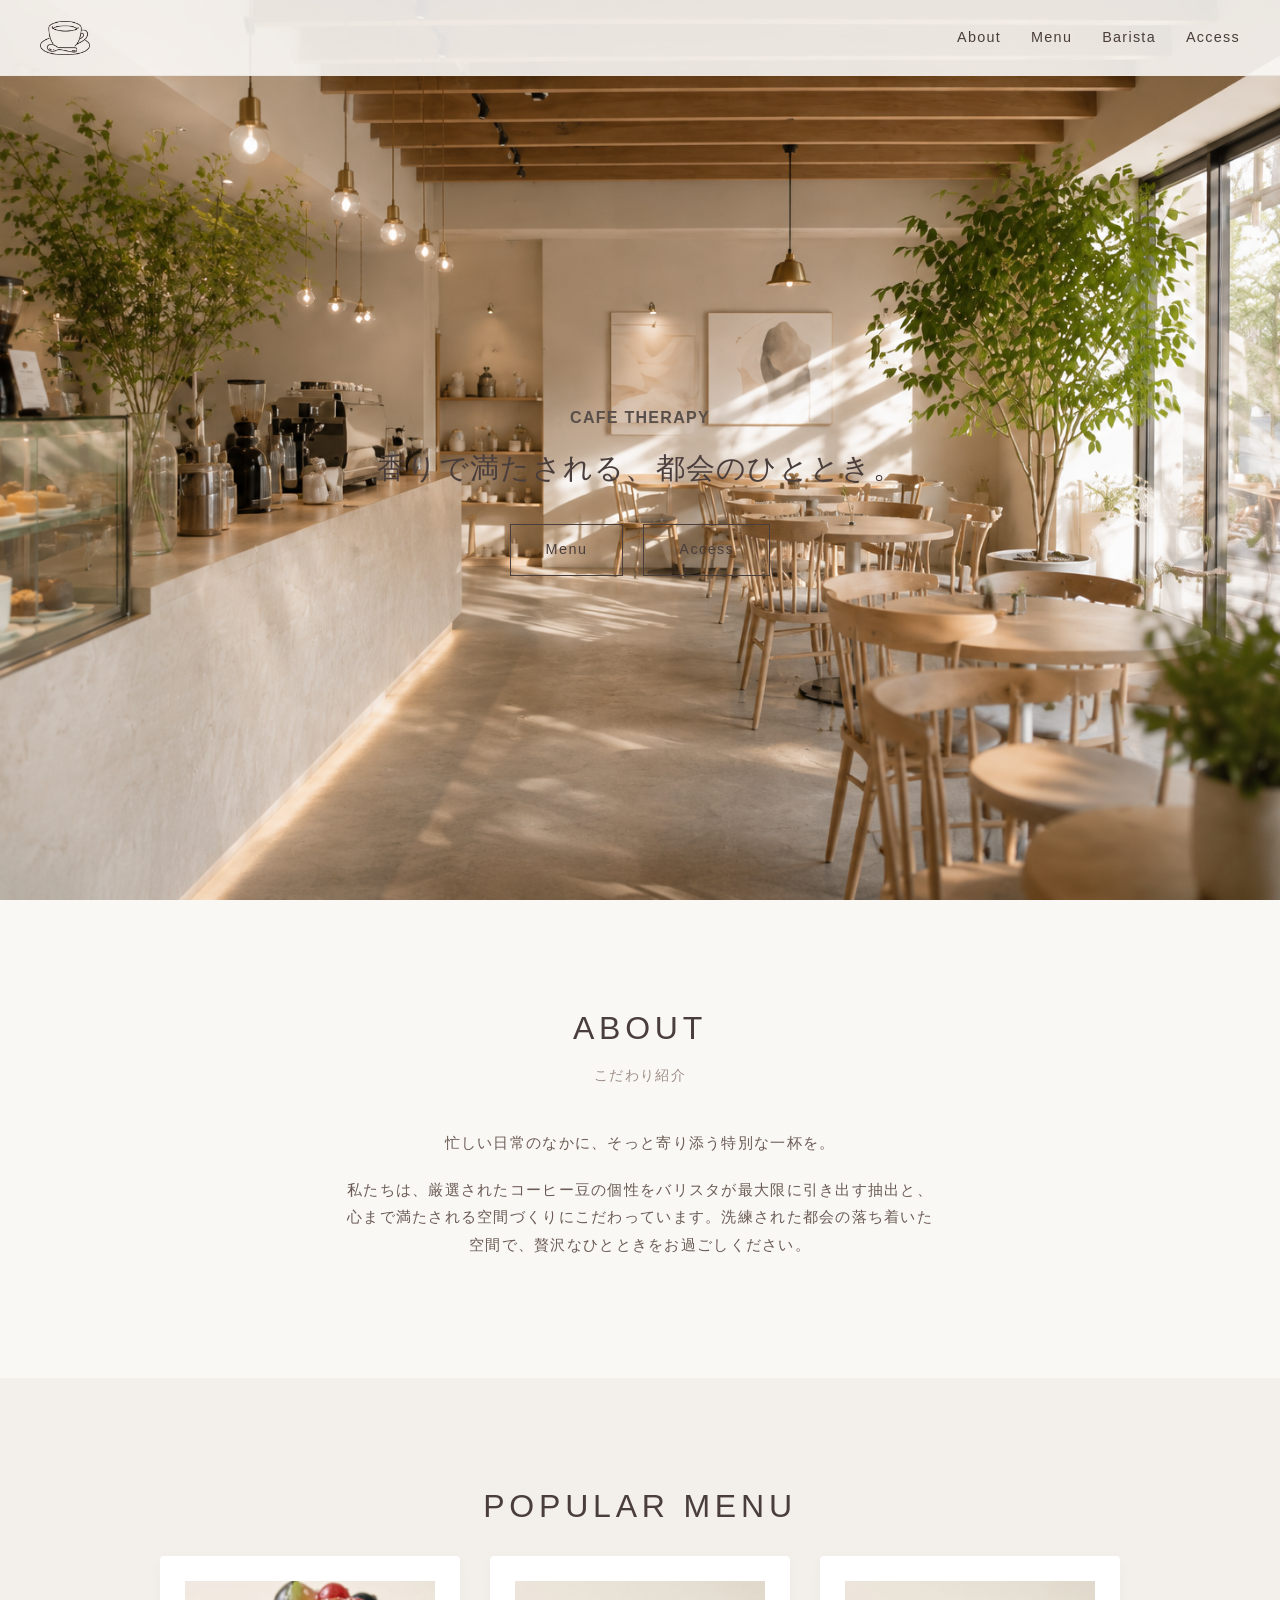
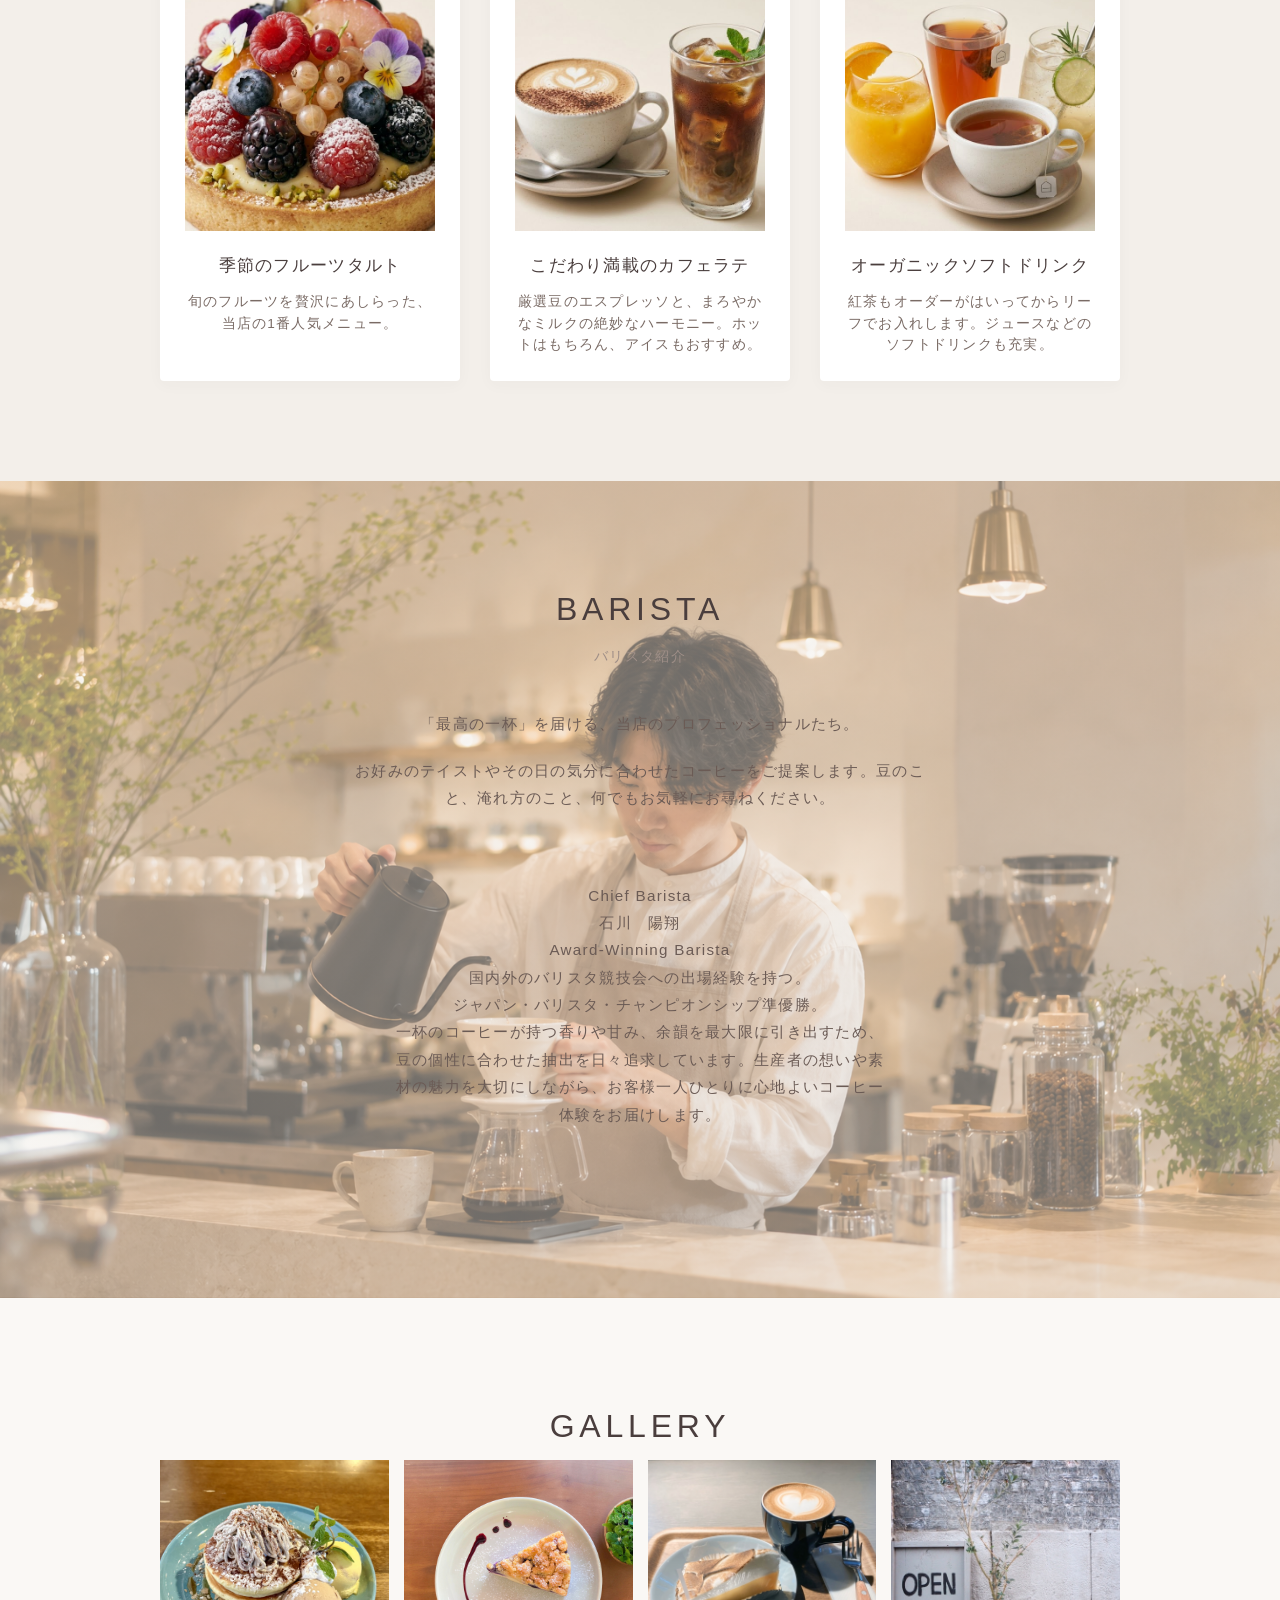
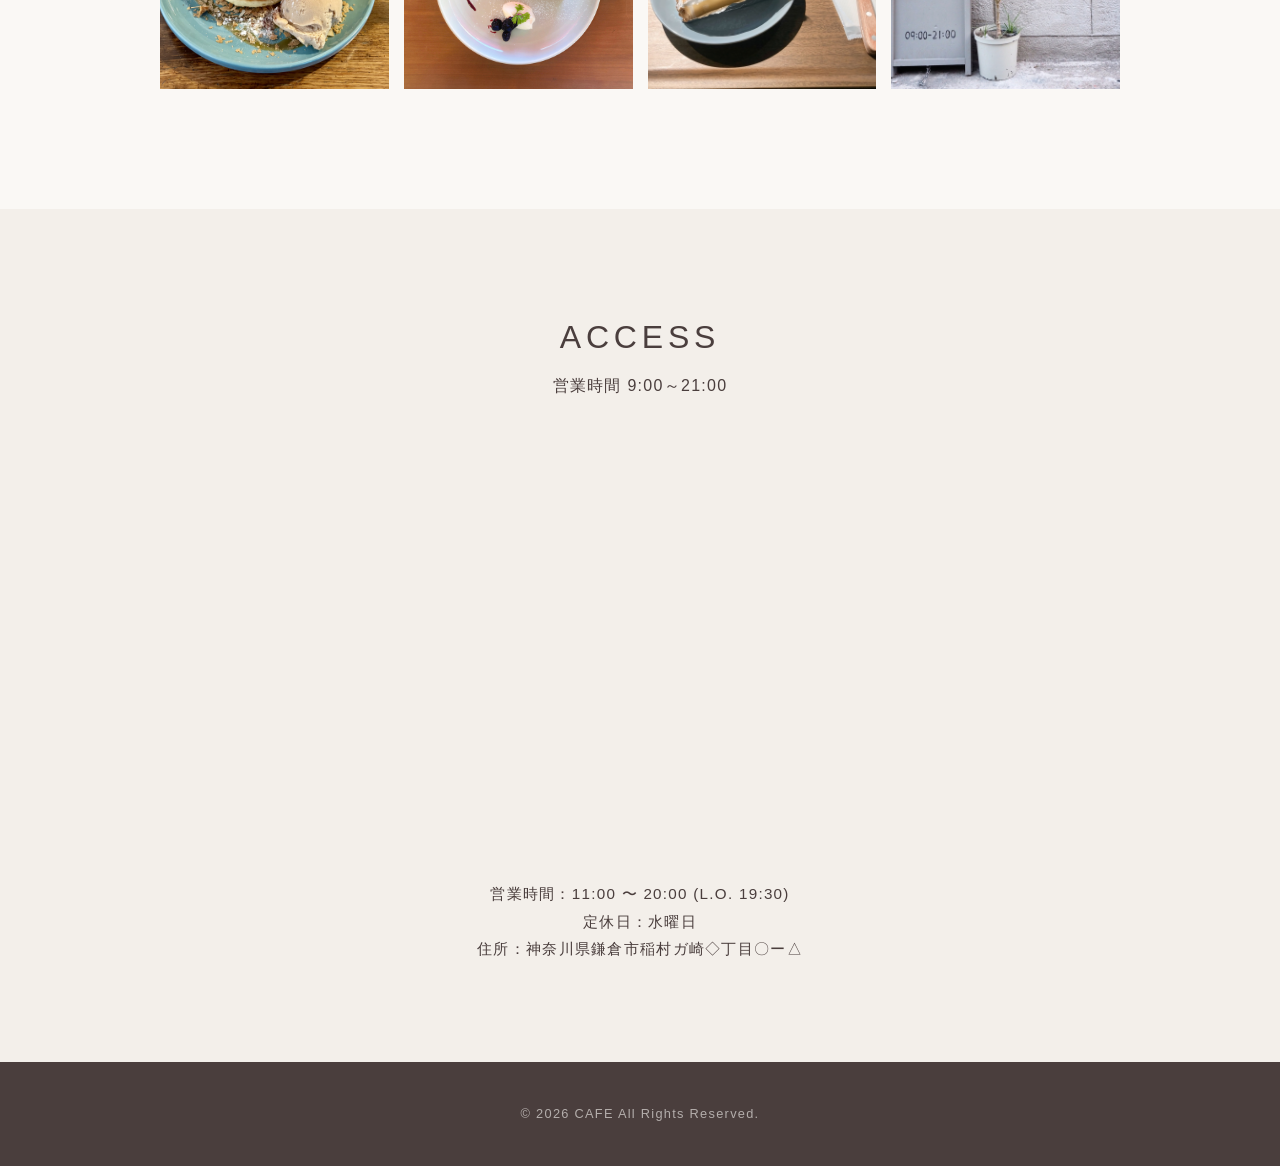
<file: index.html>
<!DOCTYPE html>
<html lang="ja">
<head>
    <meta charset="UTF-8">
    <meta name="viewport" content="width=device-width, initial-scale=1.0">
    <title>CAFE - 香りで満たされる、都会のひととき。</title>
    <link rel="stylesheet" href="style.css"> 
</head>
<body>


    <header class="header">
        <div class="header-logo">
            <a href="#"><img src="logo.png" alt="" width="50"></a>
        </div>
        <nav class="header-nav">
            <ul>
                <li><a href="#about">About</a></li>
                <li><a href="#menu">Menu</a></li>
                <li><a href="#barista">Barista</a></li>
                <li><a href="#access">Access</a></li>
            </ul>
        </nav>
    </header>

    <main>
        
        <section class="hero">
            <div class="hero-content">
                <h1 class="hero-title">Cafe therapy</h1>
                <p class="hero-catchphrase">香りで満たされる、都会のひととき。</p>
                <div class="hero-buttons">
                    <a href="#menu" class="btn">Menu</a>
                    <a href="#access" class="btn">Access</a>
                </div>
            </div>
        </section>

        
        <section id="about" class="about">
            <div class="container">
                <h2 class="section-title">About</h2>
                <p class="section-subtitle">こだわり紹介</p>
                <div class="about-text">
                    <p>忙しい日常のなかに、そっと寄り添う特別な一杯を。</p>
                    <p>私たちは、厳選されたコーヒー豆の個性をバリスタが最大限に引き出す抽出と、心まで満たされる空間づくりにこだわっています。洗練された都会の落ち着いた空間で、贅沢なひとときをお過ごしください。</p>
                </div>
            </div>
        </section>

     
        <section id="menu" class="menu">
            <div class="container">
                <h2 class="section-title">Popular Menu</h2>
                <div class="menu-grid">
                    
                    <div class="menu-item">
                        <div class="menu-img-placeholder"><img src="tarte.jpg" alt="" ></div>
                        <h3 class="menu-item-title">季節のフルーツタルト</h3>
                        <p class="menu-item-desc">旬のフルーツを贅沢にあしらった、当店の1番人気メニュー。</p>
                    </div>
                    
                    <div class="menu-item">
                        <div class="menu-img-placeholder"><img src="cafecappuchino&icecoffee.jpg" alt=""></div>
                        <h3 class="menu-item-title">こだわり満載のカフェラテ</h3>
                        <p class="menu-item-desc">厳選豆のエスプレッソと、まろやかなミルクの絶妙なハーモニー。ホットはもちろん、アイスもおすすめ。</p>
                    </div>
                    
                    <div class="menu-item">
                        <div class="menu-img-placeholder"><img src="drinks.jpg" alt=""></div>
                        <h3 class="menu-item-title">オーガニックソフトドリンク</h3>
                        <p class="menu-item-desc">紅茶もオーダーがはいってからリーフでお入れします。ジュースなどのソフトドリンクも充実。</p>
                    </div>
                </div>
            </div>
        </section>

        
        <section id="barista" class="barista">
            <div class="container">
                <h2 class="section-title">Barista</h2>
                <p class="section-subtitle">バリスタ紹介</p>
                <div class="barista-content">
                    <p>「最高の一杯」を届ける、当店のプロフェッショナルたち。</p>
                    <p>お好みのテイストやその日の気分に合わせたコーヒーをご提案します。豆のこと、淹れ方のこと、何でもお気軽にお尋ねください。</p>
            <div class="award">       
                    <p> Chief Barista<br>
                        石川　陽翔　<br>
                        Award-Winning Barista<br>

国内外のバリスタ競技会への出場経験を持つ。<br>ジャパン・バリスタ・チャンピオンシップ準優勝。<br>
一杯のコーヒーが持つ香りや甘み、余韻を最大限に引き出すため、豆の個性に合わせた抽出を日々追求しています。生産者の想いや素材の魅力を大切にしながら、お客様一人ひとりに心地よいコーヒー体験をお届けします。</p>
           </div> 
                </div>
            </div>
        </section>

        
        <section class="gallery">
            <div class="container">
                <h2 class="section-title">Gallery</h2>
                <div class="gallery-grid">
                    <div class="gallery-item"><img src="gallery1.jpg" alt=""></div>
                    <div class="gallery-item"><img src="gallery2.jpg" alt=""></div>
                    <div class="gallery-item"><img src="gallery3.jpg" alt=""></div>
                    <div class="gallery-item"><img src="gallery4.jpg" alt=""></div>
                </div>
            </div>
        </section>

        
        <section id="access" class="access">
            <div class="container">
                <h2 class="section-title">Access</h2>
                <div class="access-info">
                    <p class="access-sub">営業時間 9:00～21:00</p>
                    <div class="map-placeholder">
                        <iframe src="https://www.google.com/maps/embed?pb=!1m18!1m12!1m3!1d3255.7947794430092!2d139.51952612589147!3d35.31108040021842!2m3!1f0!2f0!3f0!3m2!1i1024!2i768!4f13.1!3m3!1m2!1s0x6018459b80ac5619%3A0x5700747a399f2502!2z56We5aWI5bed55yM6Y6M5YCJ5biC!5e0!3m2!1sja!2sjp!4v1783390872297!5m2!1sja!2sjp" width="600" height="450" style="border:0;" allowfullscreen="" loading="lazy" referrerpolicy="strict-origin-when-cross-origin"></iframe>
                    </div>
                    <div class="business-hours">
                        <p>営業時間：11:00 〜 20:00 (L.O. 19:30)</p>
                        <p>定休日：水曜日</p>
                        <p>住所：神奈川県鎌倉市稲村ガ崎◇丁目〇ー△</p>
                    </div>
                </div>
            </div>
        </section>
    </main>

  
    <footer class="footer">
        
        <p class="copyright">&copy; 2026 CAFE All Rights Reserved.</p>
    </footer>

</body>
</html>
</file>
<file: style.css>
* {
    margin: 0;
    padding: 0;
    box-sizing: border-box;
}

html {
    scroll-behavior: smooth; 
}

body {
    font-family: 'Helvetica Neue', Arial, 'Hiragino Kaku Gothic ProN', 'Hiragino Sans', Meiryo, sans-serif;
    background-color: #FAF8F5; 
    color: #4A3E3D;            
    line-height: 1.8;
    letter-spacing: 0.08em;    
}

a {
    color: inherit;
    text-decoration: none;
    transition: opacity 0.3s ease;
}

a:hover {
    opacity: 0.7;
}

img {
    max-width: 100%;
    height: auto;
    vertical-align: middle;
}

.container {
    max-width: 1000px;
    margin: 0 auto;
    padding: 0 20px;
}


.section-title {
    font-size: 2rem;
    font-weight: 300; 
    text-align: center;
    text-transform: uppercase;
    letter-spacing: 0.15em;
    margin-bottom: 5px;
}

.section-subtitle {
    font-size: 0.9rem;
    text-align: center;
    color: #9E8E87; 
    margin-bottom: 40px;
}


.btn {
    display: inline-block;
    padding: 12px 35px;
    border: 1px solid #4A3E3D;
    background-color: transparent;
    color: #4A3E3D;
    font-size: 0.9rem;
    letter-spacing: 0.1em;
    transition: all 0.3s ease;
}

.btn:hover {
    background-color: #4A3E3D;
    color: #FAF8F5;
    opacity: 1;
}


.header {
    display: flex;
    justify-content: space-between;
    align-items: center;
    padding: 20px 40px;
    background-color: rgba(250, 248, 245, 0.9); /* 背景に少し透明感を */
    position: fixed;
    top: 0;
    left: 0;
    width: 100%;
    z-index: 100;
    border-bottom: 1px solid #EAE5DF;
}

.header-logo {
    font-size: 1.2rem;
    font-weight: bold;
    letter-spacing: 0.2em;
}

.header-nav ul {
    display: flex;
    list-style: none;
    gap: 30px;
}

.header-nav a {
    font-size: 0.9rem;
    font-weight: 400;
}


.hero {
    height: 100vh;
    background-color: #EAE5DF; 
    background-size: cover;
    background-position: center;
    display: flex;
    justify-content: center;
    align-items: center;
    text-align: center;
    padding-top: 80px; 
    background-image: url(cafehero.png);
}

.hero-title {
    font-size: 1rem;
    text-transform: uppercase;
    color: #584f4a;
    margin-bottom: 10px;
}

.hero-catchphrase {
    font-size: 1.8rem;
    font-weight: 300;
    margin-bottom: 30px;
    white-space: pre-wrap; 
}

.hero-buttons {
    display: flex;
    justify-content: center;
    gap: 20px;
}

.about {
    padding: 100px 0;
    background-color: #FAF8F5;
    text-align: center;
}

.about-text {
    max-width: 600px;
    margin: 0 auto;
    font-size: 0.95rem;
    color: #6B5B55;
}

.about-text p {
    margin-bottom: 20px;
}

.menu {
    padding: 100px 0;
    background-color: #F3EFEA; 
}

.menu-grid {
    display: flex;
    justify-content: space-between;
    gap: 30px;
    margin-top: 20px;
}

.menu-item {
    flex: 1;
    background-color: #FFFFFF; 
    padding: 25px;
    border-radius: 4px; 
    box-shadow: 0 4px 15px rgba(74, 62, 61, 0.03); 
    text-align: center;
}

.menu-img-placeholder {
    width: 100%;
    aspect-ratio: 1 / 1; 
    background-color: #EAE5DF;
    display: flex;
    justify-content: center;
    align-items: center;
    color: #9E8E87;
    font-size: 0.9rem;
    margin-bottom: 20px;
}

.menu-img-placeholder img{
    width: 100%;
    height: 100%;
    object-fit: cover;
}

.menu-item-title {
    font-size: 1.05rem;
    font-weight: 500;
    margin-bottom: 10px;
}

.menu-item-desc {
    font-size: 0.85rem;
    color: #7A6B65;
    line-height: 1.6;
}


.barista {
    padding: 100px 0;
    background-image:linear-gradient(
      rgba(245,240,233,0.45),
      rgba(245,240,233,0.45)
    ), url(barista.png);
    background-size: cover;
    /* height: 700px; */
    text-align: center;
  background-position: center 60%;
}

.barista-content {
    max-width: 600px;
    margin: 0 auto;
    font-size: 0.95rem;
    color: #6B5B55;
}

.barista-content p {
    margin-bottom: 20px;
}

.award{
padding: 50px;
}

.gallery {
    padding: 100px 0;
    background-color: #FAF8F5;
}

.gallery-grid {
    display: grid;
    grid-template-columns: repeat(4, 1fr);
    gap: 15px;
}

.gallery-item {
    width: 100%;
    aspect-ratio: 1 / 1; 
    background-color: #EAE5DF;
    display: flex;
    justify-content: center;
    align-items: center;
    color: #9E8E87;
    font-size: 0.9rem;
    margin-bottom: 20px;
}

.gallery-item img {
    width: 100%;       
    height: 100%;      
    object-fit: cover;
}
        


.access {
    padding: 100px 0;
    background-color: #F3EFEA;
    text-align: center;
}



.business-hours {
    font-size: 0.95rem;
    margin-top: 20px;
    color: #4A3E3D;
}


.footer {
    background-color: #4A3E3D; 
    color: #FAF8F5;
    text-align: center;
    padding: 40px 20px;
    font-size: 0.8rem;
    letter-spacing: 0.1em;
}

.footer-text {
    text-transform: uppercase;
    color: #9E8E87;
    margin-bottom: 10px;
}

.copyright {
    opacity: 0.6;
}

@media (max-width: 768px) {
    .header {
        padding: 15px 20px;
    }
    .header-nav {
        display: none; 
    }
    .hero-catchphrase {
        font-size: 1.4rem;
    }
    .menu-grid {
        flex-direction: column; 
        gap: 20px;
    }

    .barista{
    height:auto;
    padding:60px 20px;
    }

    .gallery-grid {
        grid-template-columns: repeat(2, 1fr); 
    }
}
</file>
